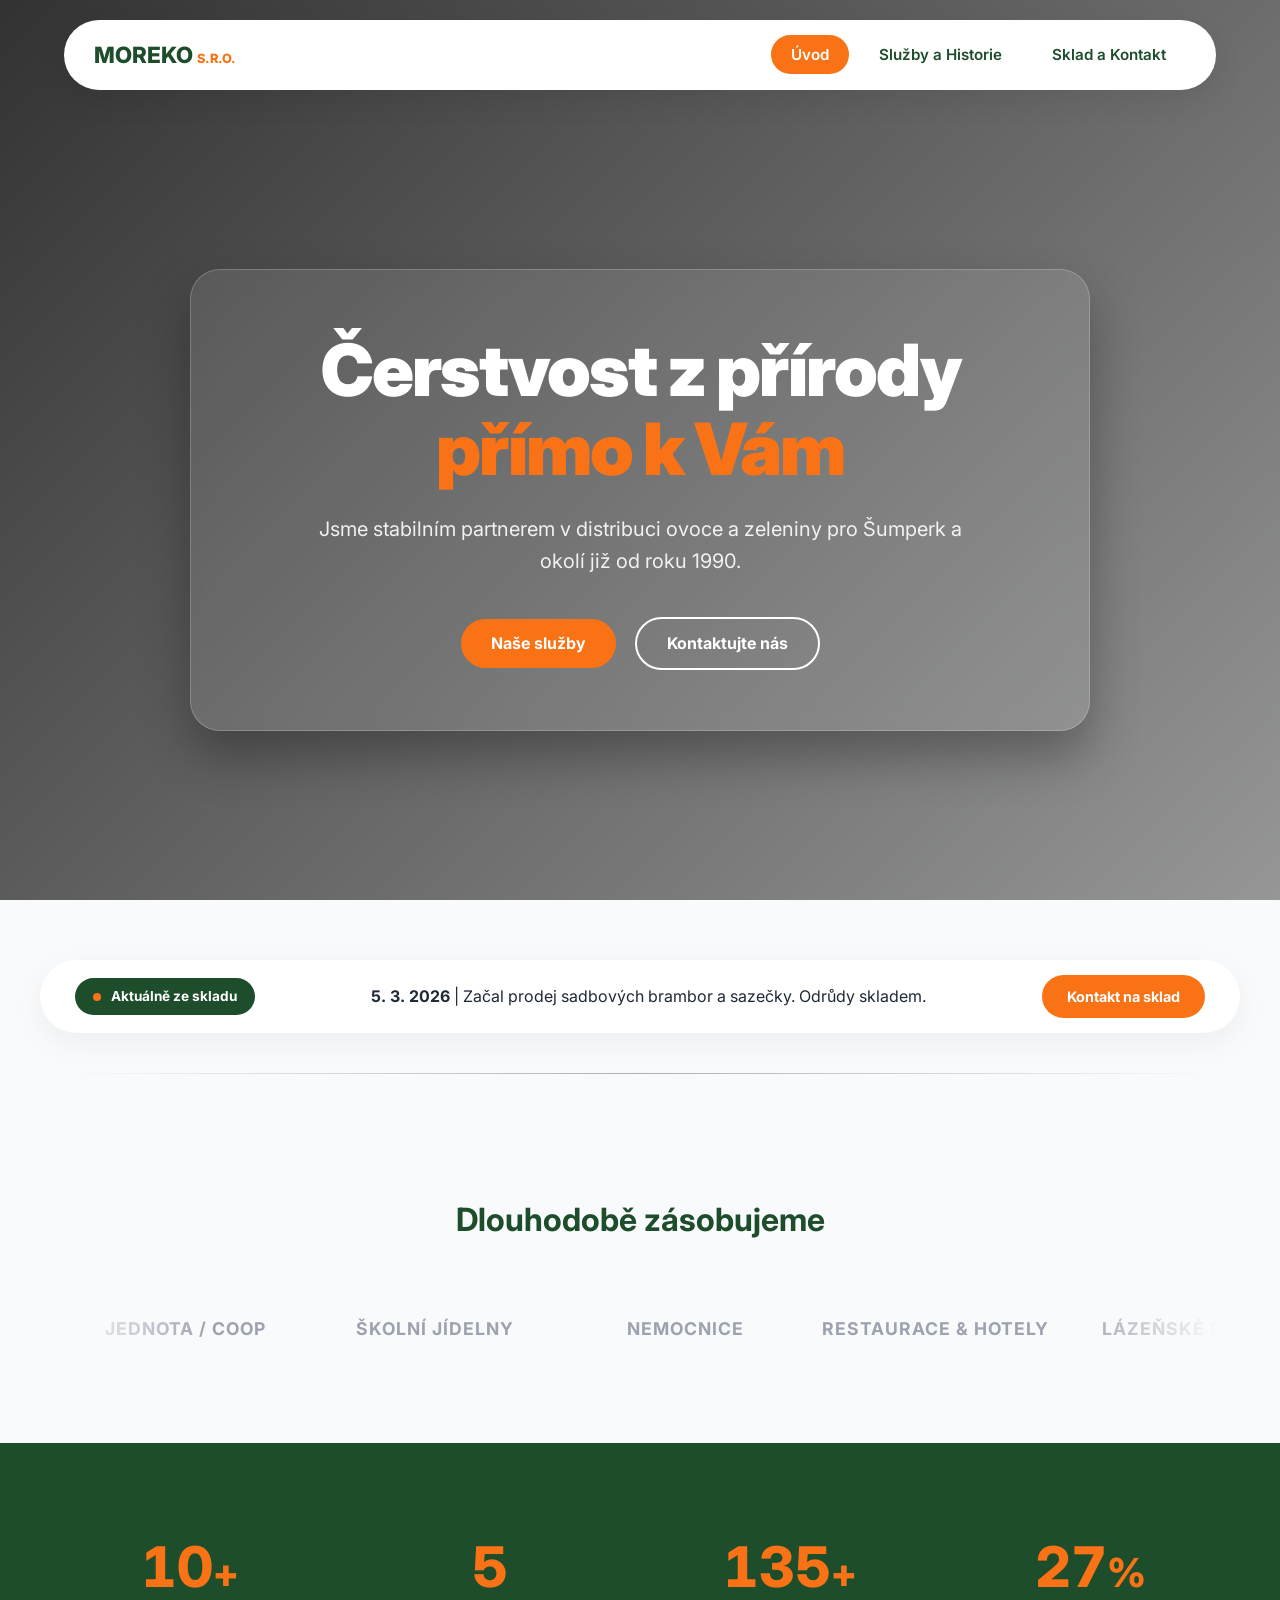
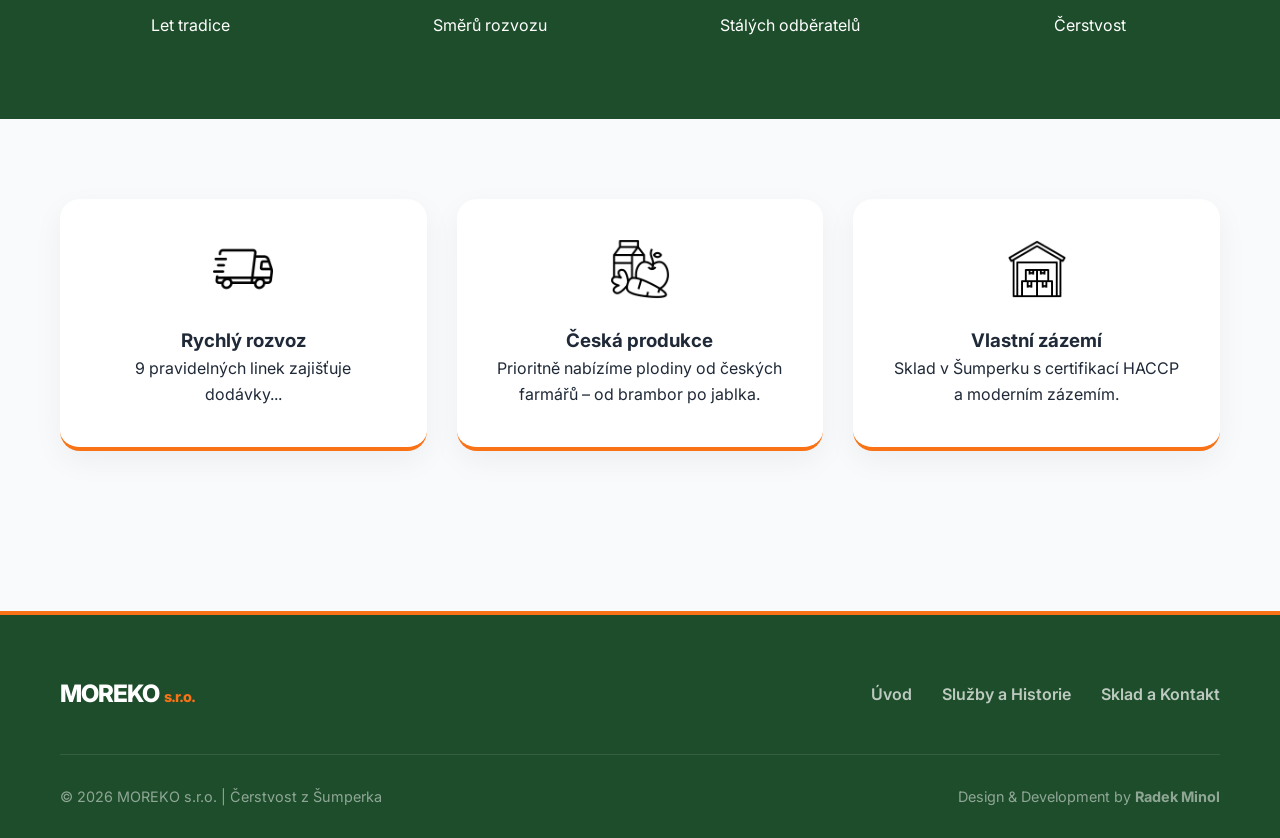
<file: index.html>
<!doctype html>
<html lang="cs">
  <head>
    <meta charset="UTF-8" />
    <meta name="viewport" content="width=device-width, initial-scale=1.0" />
    <title>MOREKO s.r.o. | Velkoobchod ovocem a zeleninou</title>
    <link rel="stylesheet" href="style.css" />
    <link
      href="https://fonts.googleapis.com/css2?family=Inter:wght@300;400;600;700;800&display=swap"
      rel="stylesheet"
    />
  </head>
  <body>
    <nav class="navbar" id="navbar">
      <div class="container nav-flex">
        <div class="logo">MOREKO<span>s.r.o.</span></div>

        <ul class="nav-links" id="nav-links">
          <li><a href="index.html" class="active">Úvod</a></li>
          <li><a href="sluzby.html">Služby a Historie</a></li>
          <li><a href="sklad.html">Sklad a Kontakt</a></li>
        </ul>

        <div class="hamburger" id="hamburger">
          <span></span>
          <span></span>
          <span></span>
        </div>
      </div>
    </nav>

    <section class="hero">
      <div class="hero-content">
        <h1>Čerstvost z přírody <span>přímo k Vám</span></h1>
        <p>
          Jsme stabilním partnerem v distribuci ovoce a zeleniny pro Šumperk a
          okolí již od roku 1990.
        </p>
        <div class="hero-btns">
          <a href="sluzby.html" class="btn btn-primary">Naše služby</a>
          <a href="sklad.html" class="btn btn-secondary">Kontaktujte nás</a>
        </div>
      </div>
    </section>

    <section class="pb-60 reveal">
      <div class="news-banner">
        <div class="news-label">
          <span class="dot"></span> Aktuálně ze skladu
        </div>
        <div class="news-ticker">
          <div class="ticker-item">
            <strong>5. 3. 2026</strong> | Začal prodej sadbových brambor a
            sazečky. Odrůdy skladem.
          </div>
        </div>
        <a
          href="sklad.html"
          class="btn btn-primary"
          style="padding: 10px 25px; font-size: 0.9rem"
          >Kontakt na sklad</a
        >
      </div>
    </section>

    <hr />
    <section class="partners reveal">
      <div class="container">
        <h2 class="center-text">Dlouhodobě zásobujeme</h2>

        <div class="logo-slider">
          <div class="logo-track">
            <div class="partner-item"><span>Jednota / COOP</span></div>
            <div class="partner-item"><span>Školní jídelny</span></div>
            <div class="partner-item"><span>Nemocnice</span></div>
            <div class="partner-item"><span>Restaurace & Hotely</span></div>
            <div class="partner-item"><span>Lázeňské domy</span></div>
            <div class="partner-item"><span>Jednota / COOP</span></div>
            <div class="partner-item"><span>Školní jídelny</span></div>
            <div class="partner-item"><span>Nemocnice</span></div>
            <div class="partner-item"><span>Restaurace & Hotely</span></div>
            <div class="partner-item"><span>Lázeňské domy</span></div>
          </div>
        </div>
      </div>
    </section>

    <section class="stats">
      <div class="container grid-4">
        <div class="stat-item">
          <span class="num" data-target="35">0</span
          ><span class="num-suffix">+</span>
          <p>Let tradice</p>
        </div>
        <div class="stat-item">
          <span class="num" data-target="18">0</span>
          <p>Směrů rozvozu</p>
        </div>
        <div class="stat-item">
          <span class="num" data-target="500">0</span
          ><span class="num-suffix">+</span>
          <p>Stálých odběratelů</p>
        </div>
        <div class="stat-item">
          <span class="num" data-target="100">0</span
          ><span class="num-suffix">%</span>
          <p>Čerstvost</p>
        </div>
      </div>
    </section>

    <section class="features container">
      <div class="grid-3">
        <div class="feature-card reveal">
          <div class="icon">
            <img
              src="images/delivery-truck.png"
              alt="Rozvoz"
              width="60"
              height="60"
            />
          </div>
          <h3>Rychlý rozvoz</h3>
          <p>9 pravidelných linek zajišťuje dodávky...</p>
        </div>
        <div class="feature-card reveal">
          <div class="icon">
            <img
              src="images/healthy-food.png"
              alt="Česká produkce"
              width="60"
              height="60"
            />
          </div>
          <h3>Česká produkce</h3>
          <p>
            Prioritně nabízíme plodiny od českých farmářů – od brambor po
            jablka.
          </p>
        </div>
        <div class="feature-card reveal">
          <div class="icon">
            <img
              src="images/warehouse.png"
              alt="Vlastní zázemí"
              width="60"
              height="60"
            />
          </div>
          <h3>Vlastní zázemí</h3>
          <p>Sklad v Šumperku s certifikací HACCP a moderním zázemím.</p>
        </div>
      </div>
    </section>
    <footer class="main-footer">
      <div class="container">
        <div class="footer-content">
          <div class="footer-logo">MOREKO<span>s.r.o.</span></div>
          <nav class="footer-nav">
            <a href="index.html">Úvod</a>
            <a href="sluzby.html">Služby a Historie</a>
            <a href="sklad.html">Sklad a Kontakt</a>
          </nav>
        </div>

        <div class="footer-divider"></div>

        <div class="footer-bottom">
          <p>© 2026 MOREKO s.r.o. | Čerstvost z Šumperka</p>
          <div class="footer-credit">
            Design & Development by <strong>Radek Minol</strong>
          </div>
        </div>
      </div>
    </footer>

    <script src="script.js"></script>
  </body>
</html>

<!-- Copyright 2026 - Radek Minol - Vytvořeno pro MOREKO s.r.o. jako autorský návrh */
/* Neautorizované kopírování tohoto kódu je porušením autorských práv. -->
</file>
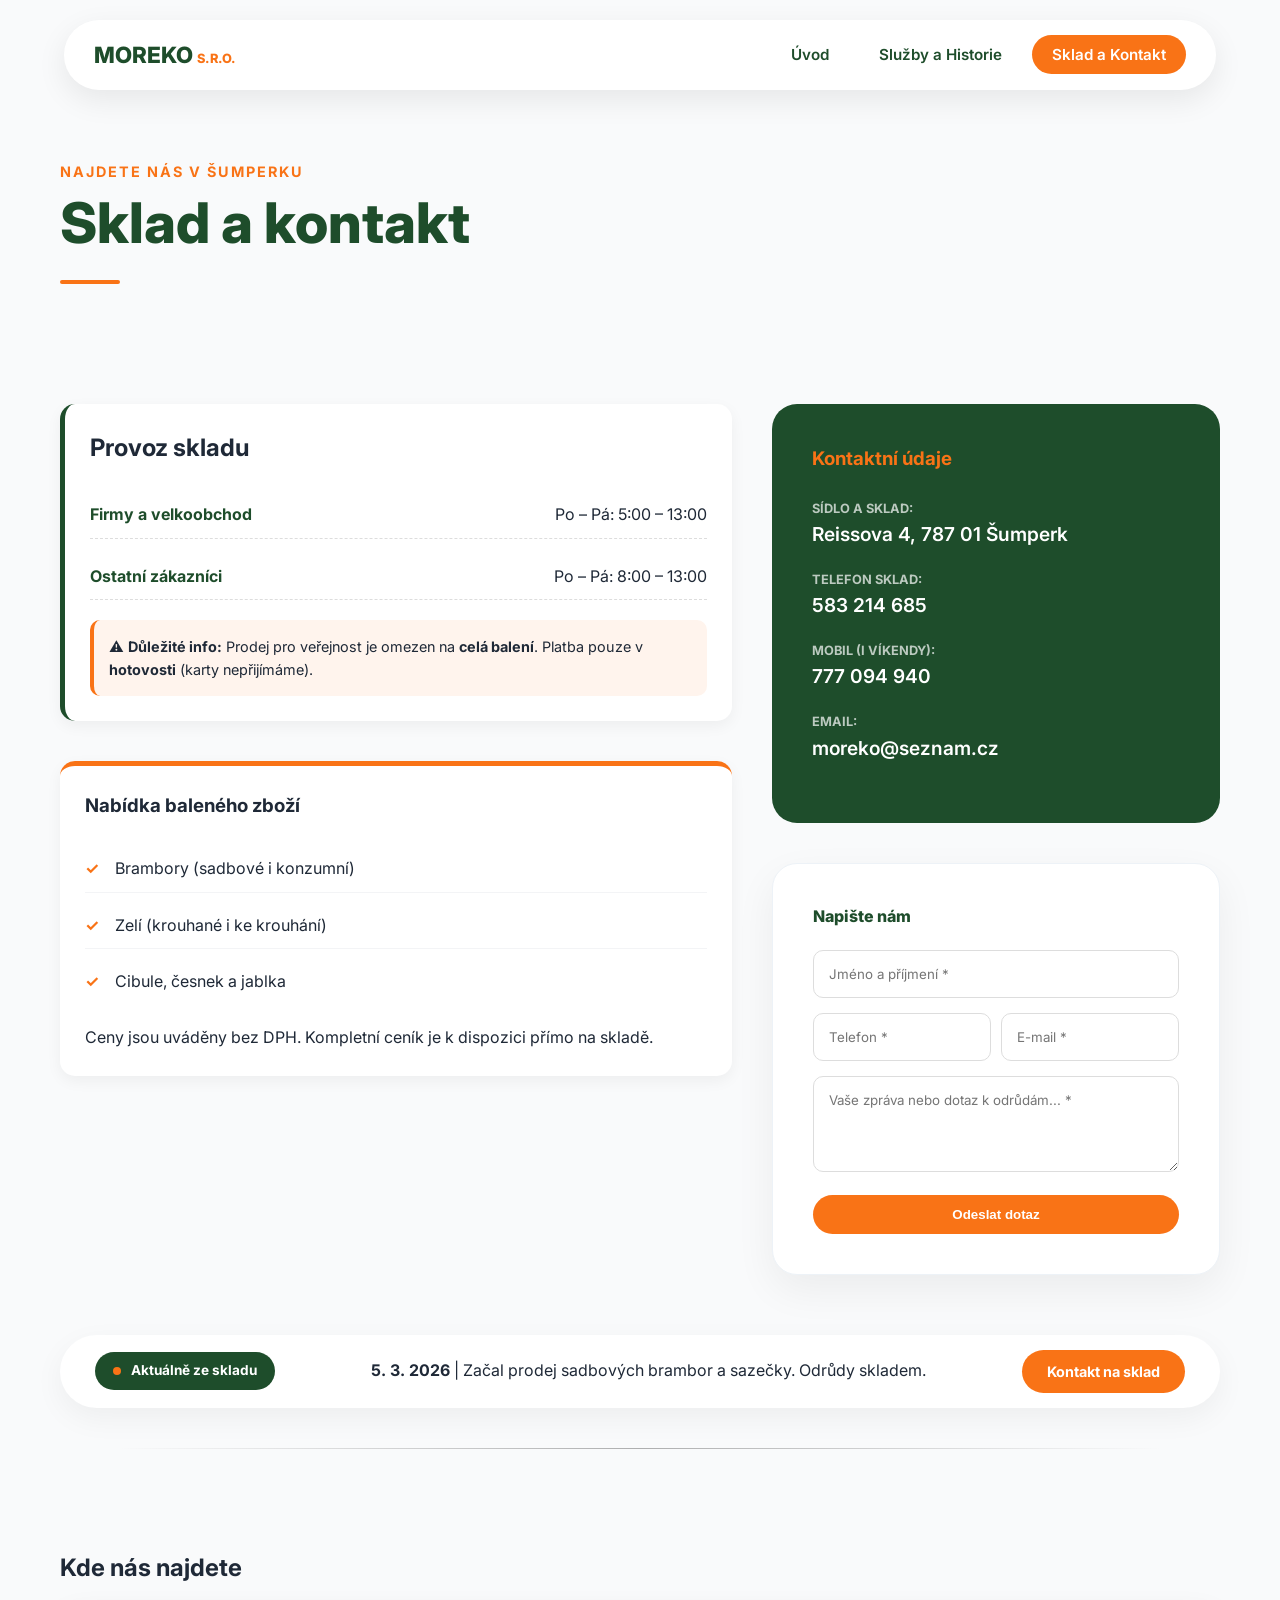
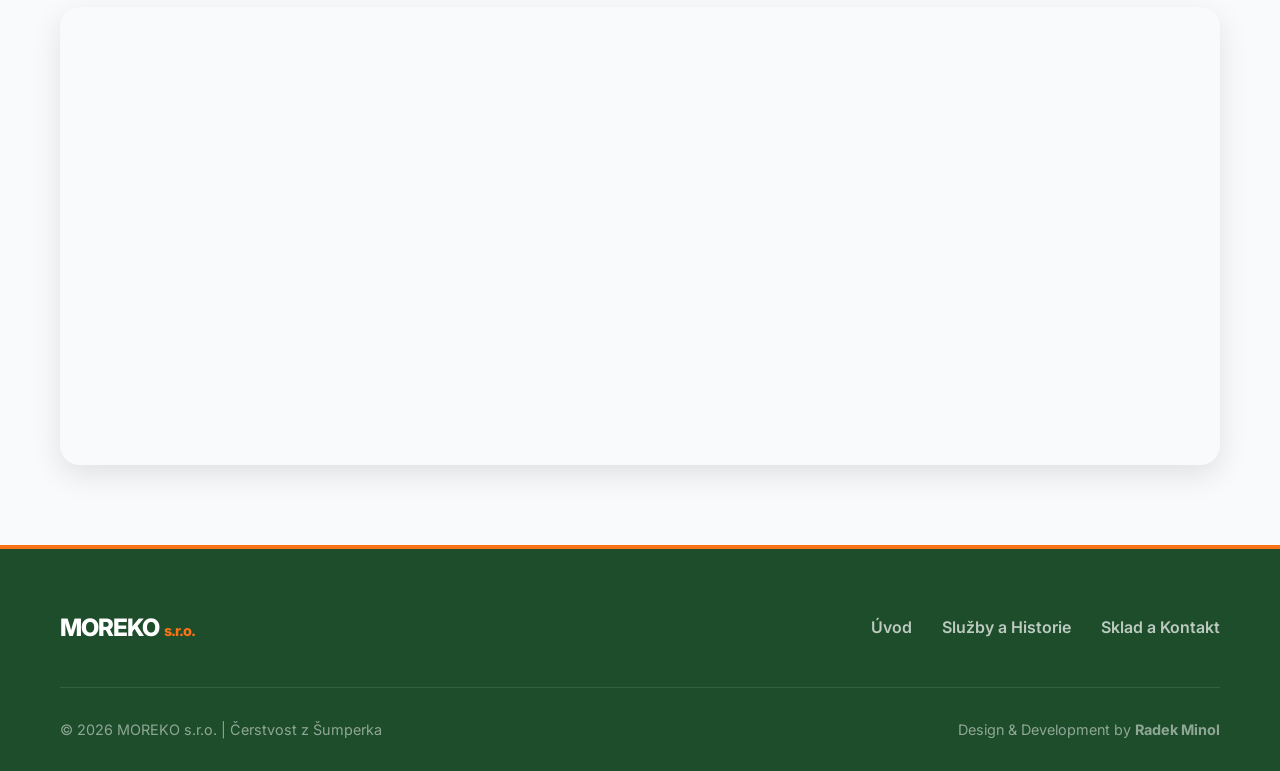
<file: sklad.html>
<!doctype html>
<html lang="cs">
  <head>
    <meta charset="UTF-8" />
    <meta name="viewport" content="width=device-width, initial-scale=1.0" />
    <title>Sklad a Kontakt | MOREKO s.r.o.</title>
    <link rel="stylesheet" href="style.css" />
    <link
      href="https://fonts.googleapis.com/css2?family=Inter:wght@400;600;700;800&display=swap"
      rel="stylesheet"
    />
  </head>
  <body>
    <nav class="navbar" id="navbar">
      <div class="container nav-flex">
        <div class="logo">MOREKO<span>s.r.o.</span></div>

        <ul class="nav-links" id="nav-links">
          <li><a href="index.html">Úvod</a></li>
          <li><a href="sluzby.html">Služby a Historie</a></li>
          <li><a href="sklad.html" class="active">Sklad a Kontakt</a></li>
        </ul>

        <div class="hamburger" id="hamburger">
          <span></span>
          <span></span>
          <span></span>
        </div>
      </div>
    </nav>

    <header class="clean-header">
      <div class="container">
        <span class="sub-title">Najdete nás v Šumperku</span>
        <h1>Sklad a kontakt</h1>
        <div class="header-line"></div>
      </div>
    </header>

    <main class="container py-60">
      <div class="grid-2">
        <div class="reveal">
          <section class="info-box mb-40">
            <h2 class="mb-20">Provoz skladu</h2>
            <div class="hours-grid">
              <div class="hours-item">
                <strong>Firmy a velkoobchod</strong>
                <span>Po – Pá: 5:00 – 13:00</span>
              </div>
              <div class="hours-item">
                <strong>Ostatní zákazníci</strong>
                <span>Po – Pá: 8:00 – 13:00</span>
              </div>
            </div>
            <div class="notice mt-20">
              <p>
                ⚠️ <strong>Důležité info:</strong> Prodej pro veřejnost je
                omezen na <strong>celá balení</strong>. Platba pouze v
                <strong>hotovosti</strong> (karty nepřijímáme).
              </p>
            </div>
          </section>

          <section class="info-box shadow-accent">
            <h3 class="mb-20">Nabídka baleného zboží</h3>
            <ul class="custom-list">
              <li>Brambory (sadbové i konzumní)</li>
              <li>Zelí (krouhané i ke krouhání)</li>
              <li>Cibule, česnek a jablka</li>
            </ul>
            <p class="text-small mt-20">
              Ceny jsou uváděny bez DPH. Kompletní ceník je k dispozici přímo na
              skladě.
            </p>
          </section>
        </div>

        <div class="reveal">
          <div class="contact-card">
            <h3>Kontaktní údaje</h3>
            <div class="contact-item">
              <strong>Sídlo a sklad:</strong>
              <p>Reissova 4, 787 01 Šumperk</p>
            </div>
            <div class="contact-item">
              <strong>Telefon sklad:</strong>
              <a href="tel:+420583214685">583 214 685</a>
            </div>
            <div class="contact-item">
              <strong>Mobil (i víkendy):</strong>
              <a href="tel:+420777094940">777 094 940</a>
            </div>
            <div class="contact-item">
              <strong>Email:</strong>
              <a href="mailto:moreko@seznam.cz">moreko@seznam.cz</a>
            </div>
          </div>

          <div class="form-container mt-40">
            <h4>Napište nám</h4>
            <form action="#">
              <input type="text" placeholder="Jméno a příjmení *" required />
              <div
                class="grid-2"
                style="gap: 10px; grid-template-columns: 1fr 1fr"
              >
                <input type="tel" placeholder="Telefon *" required />
                <input type="email" placeholder="E-mail *" required />
              </div>
              <textarea
                placeholder="Vaše zpráva nebo dotaz k odrůdám... *"
                rows="4"
                required
              ></textarea>
              <button type="submit" class="btn btn-primary w-100">
                Odeslat dotaz
              </button>
            </form>
          </div>
        </div>
      </div>

      <section class="pb-60 reveal">
        <div class="news-banner">
          <div class="news-label">
            <span class="dot"></span> Aktuálně ze skladu
          </div>
          <div class="news-ticker">
            <div class="ticker-item">
              <strong>5. 3. 2026</strong> | Začal prodej sadbových brambor a
              sazečky. Odrůdy skladem.
            </div>
          </div>
          <a
            href="sklad.html"
            class="btn btn-primary"
            style="padding: 10px 25px; font-size: 0.9rem"
            >Kontakt na sklad</a
          >
        </div>
      </section>

      <hr/>


      </section>
      <section class="py-60 reveal">
        <h2 class="mb-20">Kde nás najdete</h2>
        <div class="map-wrapper">
          <iframe
            src="https://www.google.com/maps/embed?pb=!1m18!1m12!1m3!1d2551.488667530511!2d16.983713676883!3d50.96101195107086!2m3!1f0!2f0!3f0!3m2!1i1024!2i768!4f13.1!3m3!1m2!1s0x4711f594539655f5%3A0x6336e8df81f7f02b!2sReissova%204%2C%20787%2001%20%C5%A0umperk!5e0!3m2!1scs!2scz!4v1709800000000!5m2!1scs!2scz"
            width="100%"
            height="450"
            style="border: 0; border-radius: 20px"
            allowfullscreen=""
            loading="lazy"
          ></iframe>
        </div>
      </section>
    </main>

    <footer class="main-footer">
      <div class="container">
        <div class="footer-content">
          <div class="footer-logo">MOREKO<span>s.r.o.</span></div>
          <nav class="footer-nav">
            <a href="index.html">Úvod</a>
            <a href="sluzby.html">Služby a Historie</a>
            <a href="sklad.html">Sklad a Kontakt</a>
          </nav>
        </div>

        <div class="footer-divider"></div>

        <div class="footer-bottom">
          <p>© 2026 MOREKO s.r.o. | Čerstvost z Šumperka</p>
          <div class="footer-credit">Design & Development by <strong>Radek Minol</strong></div>
        </div>
      </div>
    </footer>

    <script src="script.js"></script>
  </body>
</html>

<!-- Copyright 2026 - Radek Minol - Vytvořeno pro MOREKO s.r.o. jako autorský návrh */
/* Neautorizované kopírování tohoto kódu je porušením autorských práv. -->
</file>
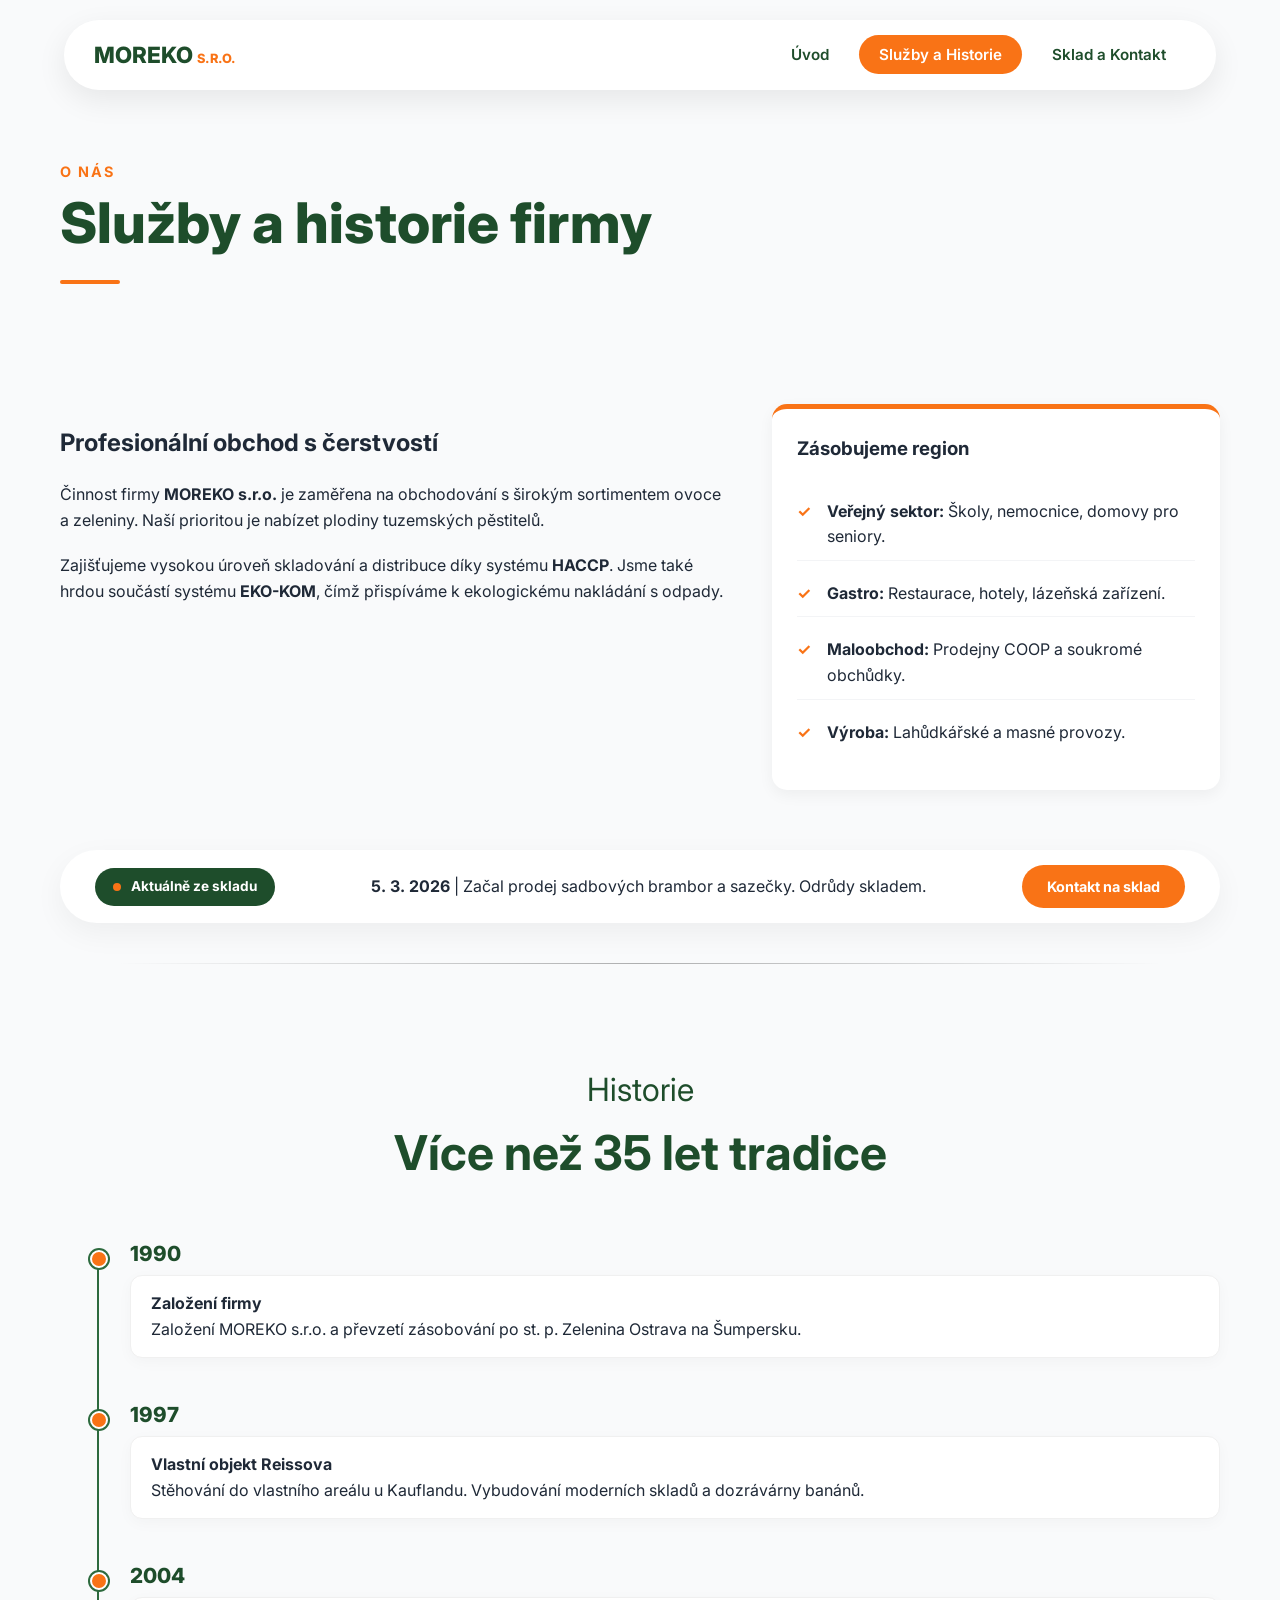
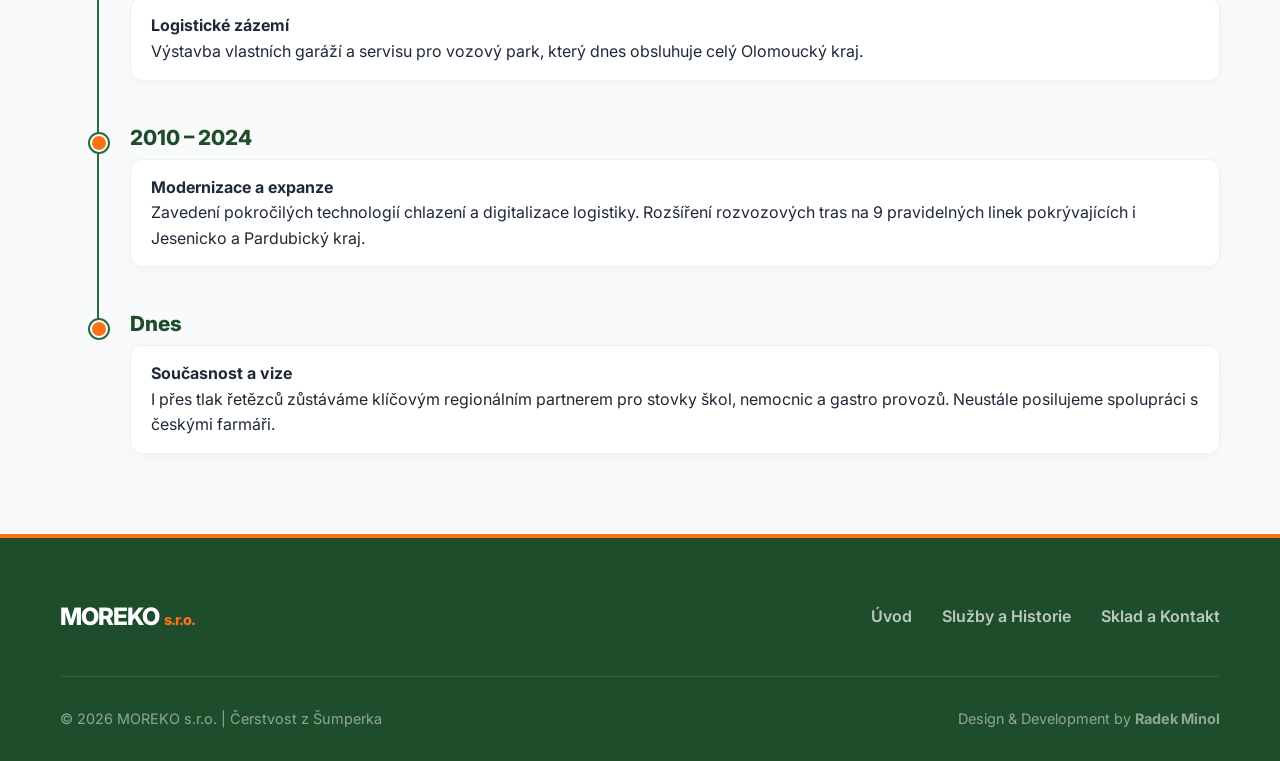
<file: sluzby.html>
<!doctype html>
<html lang="cs">
  <head>
    <meta charset="UTF-8" />
    <meta name="viewport" content="width=device-width, initial-scale=1.0" />
    <title>Služby a Historie | MOREKO s.r.o.</title>
    <link rel="stylesheet" href="style.css" />
    <link
      href="https://fonts.googleapis.com/css2?family=Inter:wght@400;600;700;800&display=swap"
      rel="stylesheet"
    />
  </head>
  <body>
    <nav class="navbar" id="navbar">
      <div class="container nav-flex">
        <div class="logo">MOREKO<span>s.r.o.</span></div>

        <ul class="nav-links" id="nav-links">
          <li><a href="index.html">Úvod</a></li>
          <li><a href="sluzby.html" class="active">Služby a Historie</a></li>
          <li><a href="sklad.html">Sklad a Kontakt</a></li>
        </ul>

        <div class="hamburger" id="hamburger">
          <span></span>
          <span></span>
          <span></span>
        </div>
      </div>
    </nav>

    <header class="clean-header">
      <div class="container">
        <span class="sub-title">O nás</span>
        <h1>Služby a historie firmy</h1>
        <div class="header-line"></div>
      </div>
    </header>

    <main class="container">
      <section class="py-60 reveal">
        <div class="grid-2">
          <div class="content-text">
            <h2 class="mt-20">Profesionální obchod s čerstvostí</h2>
            <p class="mt-20">
              Činnost firmy <strong>MOREKO s.r.o.</strong> je zaměřena na
              obchodování s širokým sortimentem ovoce a zeleniny. Naší prioritou
              je nabízet plodiny tuzemských pěstitelů.
            </p>
            <p class="mt-20">
              Zajišťujeme vysokou úroveň skladování a distribuce díky systému
              <strong>HACCP</strong>. Jsme také hrdou součástí systému
              <strong>EKO-KOM</strong>, čímž přispíváme k ekologickému nakládání
              s odpady.
            </p>
          </div>

          <div class="info-box shadow-accent">
            <h3 class="mb-20">Zásobujeme region</h3>
            <ul class="custom-list">
              <li>
                <strong>Veřejný sektor:</strong> Školy, nemocnice, domovy pro
                seniory.
              </li>
              <li>
                <strong>Gastro:</strong> Restaurace, hotely, lázeňská zařízení.
              </li>
              <li>
                <strong>Maloobchod:</strong> Prodejny COOP a soukromé obchůdky.
              </li>
              <li><strong>Výroba:</strong> Lahůdkářské a masné provozy.</li>
            </ul>
          </div>
        </div>
      </section>

      <section class="pb-60 reveal">
        <div class="news-banner">
          <div class="news-label">
            <span class="dot"></span> Aktuálně ze skladu
          </div>
          <div class="news-ticker">
            <div class="ticker-item">
              <strong>5. 3. 2026</strong> | Začal prodej sadbových brambor a
              sazečky. Odrůdy skladem.
            </div>
          </div>
          <a
            href="sklad.html"
            class="btn btn-primary"
            style="padding: 10px 25px; font-size: 0.9rem"
            >Kontakt na sklad</a
          >
        </div>
      </section>

      <hr />

      <section class="py-60 reveal">
        <div class="center-text">
          <span class="badge">Historie</span>
          <h2>Více než 35 let tradice</h2>
        </div>

        <div class="timeline mt-40">
          <div class="timeline-item reveal">
            <div class="year">1990</div>
            <div class="content">
              <h4>Založení firmy</h4>
              <p>
                Založení MOREKO s.r.o. a převzetí zásobování po st. p. Zelenina
                Ostrava na Šumpersku.
              </p>
            </div>
          </div>
          <div class="timeline-item reveal">
            <div class="year">1997</div>
            <div class="content">
              <h4>Vlastní objekt Reissova</h4>
              <p>
                Stěhování do vlastního areálu u Kauflandu. Vybudování moderních
                skladů a dozrávárny banánů.
              </p>
            </div>
          </div>
          <div class="timeline-item reveal">
            <div class="year">2004</div>
            <div class="content">
              <h4>Logistické zázemí</h4>
              <p>
                Výstavba vlastních garáží a servisu pro vozový park, který dnes
                obsluhuje celý Olomoucký kraj.
              </p>
            </div>
          </div>
          <div class="timeline-item reveal">
            <div class="year">2010 – 2024</div>
            <div class="content">
              <h4>Modernizace a expanze</h4>
              <p>
                Zavedení pokročilých technologií chlazení a digitalizace
                logistiky. Rozšíření rozvozových tras na 9 pravidelných linek
                pokrývajících i Jesenicko a Pardubický kraj.
              </p>
            </div>
          </div>
          <div class="timeline-item reveal">
            <div class="year">Dnes</div>
            <div class="content">
              <h4>Současnost a vize</h4>
              <p>
                I přes tlak řetězců zůstáváme klíčovým regionálním partnerem pro
                stovky škol, nemocnic a gastro provozů. Neustále posilujeme
                spolupráci s českými farmáři.
              </p>
            </div>
          </div>
        </div>
      </section>
    </main>

    <footer class="main-footer">
      <div class="container">
        <div class="footer-content">
          <div class="footer-logo">MOREKO<span>s.r.o.</span></div>
          <nav class="footer-nav">
            <a href="index.html">Úvod</a>
            <a href="sluzby.html">Služby a Historie</a>
            <a href="sklad.html">Sklad a Kontakt</a>
          </nav>
        </div>

        <div class="footer-divider"></div>

        <div class="footer-bottom">
          <p>© 2026 MOREKO s.r.o. | Čerstvost z Šumperka</p>
          <div class="footer-credit">
            Design & Development by <strong>Radek Minol</strong>
          </div>
        </div>
      </div>
    </footer>

    <script src="script.js"></script>
  </body>
</html>

<!-- Copyright 2026 - Radek Minol - Vytvořeno pro MOREKO s.r.o. jako autorský návrh */
/* Neautorizované kopírování tohoto kódu je porušením autorských práv. -->
</file>
<file: style.css>
:root {
  --primary: #1e4d2b;
  --primary-light: #2d6a3e;
  --accent: #f97316;
  --text-dark: #1f2937;
  --bg-light: #f9fafb;
  --white: #ffffff;
  --transition: all 0.4s ease;
}

* {
  margin: 0;
  padding: 0;
  box-sizing: border-box;
}

body {
  font-family: "Inter", sans-serif;
  color: var(--text-dark);
  background-color: var(--bg-light);
  line-height: 1.6;
  overflow-x: hidden;
}

.container {
  max-width: 1200px;
  margin: 0 auto;
  padding: 0 20px;
  width: 100%; /* Musí být 100%, aby max-width mohl fungovat */
}
/* --- MODERNÍ PLOVOUCÍ NAVBAR --- */
.navbar {
  position: fixed;
  top: 0; /* Fixní bod je nahoře */
  left: 50%;
  transform: translateX(-50%);
  z-index: 1000;

  /* Startovní stav - Kapsle */
  width: 90%;
  max-width: 1200px;
  height: 70px; /* Výška bílé plochy */
  margin-top: 20px; /* Tahle mezera se při animaci plynule smrskne */

  background: #ffffff;
  border-radius: 100px;
  display: flex;
  align-items: center;
  box-shadow: 0 10px 30px rgba(0, 0, 0, 0.08);

  /* Plynulá animace všech vlastností najednou */
  transition: all 0.5s cubic-bezier(0.4, 0, 0.2, 1);
}

/* STAV PŘI SCROLLU */
.navbar.sticky-nav {
  margin-top: 0; /* Plynule "přicucne" navbar k horní hraně */
  width: 98%; /* Roztáhne se skoro přes celé (vypadá to líp než 100%) */
  max-width: 100%; /* Povolí roztažení i na velkých monitorech */
  border-radius: 0 0 20px 20px; /* Ztratí kulatost nahoře, dole zůstane jemná */
  height: 75px; /* Trošku ho zvětšíme, aby to vypadalo stabilně */
  background: rgba(255, 255, 255, 0.98);
}
/* Úprava kontejneru uvnitř navu */
.nav-flex {
  width: 100%;
  padding: 0 30px;
  display: flex;
  justify-content: space-between;
  align-items: center;
}

/* Logo v navbaru */
.logo {
  font-size: 1.4rem;
  font-weight: 800;
  color: var(--primary);
}
.logo span {
  color: var(--accent);
  font-size: 0.8rem;
  margin-left: 4px;
  text-transform: uppercase;
}

/* Odkazy */
.nav-links {
  display: flex;
  gap: 10px;
  list-style: none;
}

.nav-links a {
  text-decoration: none;
  color: var(--primary);
  font-weight: 600;
  padding: 10px 20px;
  border-radius: 50px;
  transition: 0.3s;
  font-size: 0.95rem;
}

.nav-links a:hover {
  background: rgba(249, 115, 22, 0.1); /* Jemný oranžový nádech při hoveru */
  color: var(--accent);
}

/* Aktivní stránka */
.nav-links a.active {
  background: var(--accent);
  color: white;
}

/* --- MODERNIZOVANÉ HERO --- */
.hero {
  /* Změna z marginu na padding pro prostor pod plovoucím navbarem */
  padding-top: 100px;
  min-height: 100vh; /* Změna na min-height pro lepší zobrazení na mobilech */
  width: 100%;

  /* Ponecháváme tvůj vizuál s černým gradientem */
  background:
    linear-gradient(135deg, rgba(0, 0, 0, 0.8) 0%, rgba(0, 0, 0, 0.4) 100%),
    url("https://images.unsplash.com/photo-1610348725531-843dff563e2c?auto=format&fit=crop&w=1920&q=80");

  background-size: cover;
  background-position: center;
  background-attachment: fixed; /* Parallax efekt */

  display: flex;
  justify-content: center;
  align-items: center;
  text-align: center;
  color: var(--white);

  /* Box-sizing zajistí, že padding nezvětší šířku přes 100% */
  box-sizing: border-box;
  padding-left: 20px;
  padding-right: 20px;
}

.hero-content {
  background: rgba(255, 255, 255, 0.1); /* Průhledné bílé pozadí */
  backdrop-filter: blur(10px); /* Rozmazání pozadí za textem (glass efekt) */
  padding: 60px 40px;
  border-radius: 30px;
  border: 1px solid rgba(255, 255, 255, 0.2);
  max-width: 900px;
  box-shadow: 0 25px 50px rgba(0, 0, 0, 0.3);
}

.hero h1 {
  font-size: clamp(2.5rem, 8vw, 4.5rem);
  font-weight: 900;
  line-height: 1.1;
  margin-bottom: 25px;
  letter-spacing: -2px;
}

/* Zvýraznění slova v nadpisu */
.hero h1 span {
  color: var(--accent);
  display: inline-block;
}

.hero p {
  font-size: 1.25rem;
  margin-bottom: 40px;
  opacity: 0.9;
  max-width: 650px;
  margin-left: auto;
  margin-right: auto;
}

/* Animace pro Hero - jemné vplutí */
.hero-content {
  animation: heroFadeIn 1.2s ease-out;
}

@keyframes heroFadeIn {
  from {
    opacity: 0;
    transform: translateY(30px);
  }
  to {
    opacity: 1;
    transform: translateY(0);
  }
}
/* Buttons */
.btn {
  padding: 12px 30px;
  border-radius: 50px;
  text-decoration: none;
  font-weight: 700;
  transition: var(--transition);
  display: inline-block;
}
.btn-primary {
  background: var(--accent);
  color: var(--white);
}
.btn-primary:hover {
  background: #ea580c;
  transform: scale(1.05);
}
.btn-secondary {
  background: transparent;
  color: var(--white);
  border: 2px solid var(--white);
  margin-left: 15px;
}
.btn-secondary:hover {
  background: var(--white);
  color: var(--primary);
}

/* Grid & Cards */
.grid-3 {
  display: grid;
  grid-template-columns: repeat(3, 1fr); /* Natvrdo 3 sloupce na PC */
  gap: 30px;
  padding: 80px 0;
}
.feature-card {
  background: var(--white);
  padding: 40px;
  border-radius: 20px;
  text-align: center;
  box-shadow: 0 10px 30px rgba(0, 0, 0, 0.05);
  transition: var(--transition);
  border-bottom: 4px solid var(--accent); /* Přidá oranžovou linku navrch */
  position: relative;
  overflow: hidden;
}
.feature-card:hover {
  transform: translateY(-10px);
}
.feature-card .icon img {
  filter: sepia(100%) hue-rotate(90deg) saturate(150%); /* Pokud jsou černé, tohle je obarví do zelena */
  /* Nebo je stáhni přímo v barvě #1e4d2b */
  margin-bottom: 20px;
  transition: var(--transition);
}

.feature-card:hover .icon img {
  transform: scale(1.1); /* Jemné zvětšení při najetí */
}

/* Stats Counter */
.stats {
  background: var(--primary);
  color: white;
  padding: 80px 0;
  text-align: center;
}
.grid-4 {
  display: grid;
  grid-template-columns: repeat(4, 1fr); /* Natvrdo 4 sloupce na PC */
  gap: 40px;
}
.stat-item {
  font-variant-numeric: tabular-nums;
}
.num {
  font-size: 3.5rem;
  font-weight: 800;
  color: var(--accent);
  display: inline-block;
}
.num-suffix {
  font-size: 2.5rem;
  font-weight: 800;
  color: var(--accent);
}

/* Bento Grid */
.bento-grid {
  display: grid;
  grid-template-columns: 2fr 1fr; /* Původní poměr stran */
  gap: 20px;
  padding: 80px 0;
}
.bento-item {
  padding: 40px;
  border-radius: 25px;
  color: white;
}
.bento-main {
  grid-row: span 2;
  background: #2d3436;
}
.bg-green {
  background: var(--primary-light);
}
.bg-orange {
  background: var(--accent);
}

/* Reveal Animation */
.reveal {
  opacity: 0;
  transform: translateY(30px);
  transition: all 0.8s ease-out;
}
.reveal.active {
  opacity: 1;
  transform: translateY(0);
}

/* Footer */
.main-footer {
  background: var(--primary); /* Tmavě zelená jako základ */
  color: var(--white);
  padding: 60px 0 30px;
  margin-top: 80px; /* Aby byl footer dál od obsahu */
  border-top: 4px solid var(--accent); /* Oranžová linka nahoře pro propojení */
}

.footer-content {
  display: flex;
  justify-content: space-between;
  align-items: center;
  margin-bottom: 40px;
}

.footer-logo {
  font-size: 1.5rem;
  font-weight: 800;
  letter-spacing: -1px;
}

.footer-logo span {
  color: var(--accent);
  font-size: 0.9rem;
  margin-left: 5px;
}

.footer-nav {
  display: flex;
  gap: 30px;
}

.footer-nav a {
  color: var(--white);
  text-decoration: none;
  opacity: 0.7;
  transition: 0.3s;
  font-weight: 600;
}

.footer-nav a:hover {
  opacity: 1;
  color: var(--accent);
}

.footer-divider {
  width: 100%;
  height: 1px;
  background: rgba(255, 255, 255, 0.1);
  margin-bottom: 30px;
}

.footer-bottom {
  display: flex;
  justify-content: space-between;
  align-items: center;
  font-size: 0.9rem;
  opacity: 0.5;
}

/* Styling spoluprací */
.partners {
  padding: 80px 0;
  background: transparent; /* Tady to bylo #f9fafb */
  overflow: hidden;
}

.center-text {
  text-align: center;
  margin-bottom: 50px;
  font-size: 2rem;
  color: var(--primary);
}

.logo-slider {
  position: relative;
  width: 100%;
  overflow: hidden;
  padding: 20px 0;
  background: transparent; /* Jistota */
  box-shadow: none; /* Jistota, že tam není stín */
}

.logo-track {
  display: flex;
  width: calc(250px * 10); /* Šířka položky * počet položek */
  animation: scrollSlider 30s linear infinite;
}

.partner-item {
  width: 250px;
  display: flex;
  justify-content: center;
  align-items: center;
  padding: 0 20px;
}

.partner-item span {
  font-weight: 700;
  font-size: 1.1rem;
  color: #9ca3af; /* Jemná šedá */
  text-transform: uppercase;
  letter-spacing: 1px;
  transition: var(--transition);
  white-space: nowrap;
}

.partner-item span:hover {
  color: var(--accent);
  transform: scale(1.1);
}

/* Animace nekonečného pohybu */
@keyframes scrollSlider {
  0% {
    transform: translateX(0);
  }
  100% {
    transform: translateX(calc(-250px * 5));
  } /* Polovina počtu položek */
}

/* Přechodové stíny na okrajích slideru (vypadá to pak lépe do ztracena) */
.logo-slider::before,
.logo-slider::after {
  content: "";
  height: 100%;
  position: absolute;
  width: 150px;
  z-index: 2;
}

.logo-slider::before {
  left: 0;
  top: 0;
  background: linear-gradient(
    to right,
    #f9fafb 0%,
    rgba(255, 255, 255, 0) 100%
  );
}

.logo-slider::after {
  right: 0;
  top: 0;
  background: linear-gradient(to left, #f9fafb 0%, rgba(255, 255, 255, 0) 100%);
}

/* --- DOPLNĚK PRO SLUŽBY A HISTORII --- */

/* 1. Stylování Novinek (ten box vpravo) */
.news-card {
  background: #fff;
  border-radius: 15px;
  box-shadow: 0 10px 30px rgba(0, 0, 0, 0.08);
  overflow: hidden;
  border: 1px solid #eee;
}
.news-header {
  background: var(--accent);
  color: white;
  padding: 15px 25px;
  font-weight: 800;
  text-transform: uppercase;
  font-size: 0.9rem;
  text-align: center;
}
.news-body {
  padding: 25px;
}
.news-item small {
  color: var(--primary);
  font-weight: 700;
  display: block;
  margin-bottom: 5px;
}
.news-item h4 {
  margin-bottom: 5px;
  color: var(--text-dark);
}
.news-item p {
  font-size: 0.9rem;
  color: #555;
  line-height: 1.4;
}

/* --- ČASOVÁ OSA - DOKONALÉ SPOJENÍ --- */
.timeline {
  position: relative;
  margin: 50px 0 50px 30px;
}

.timeline-item {
  position: relative;
  padding-left: 40px;
  margin-bottom: 45px;
}

/* Čára: Propojuje puntíky bez mezer */
.timeline-item::after {
  content: "";
  position: absolute;
  left: 7px; /* Přesný střed puntíku */
  top: 15px; /* Začíná ve středu aktuálního puntíku */
  height: calc(100% + 45px); /* Protáhne se až do středu dalšího puntíku */
  width: 2px;
  background: var(--primary-light);
  z-index: 1;
}

/* U posledního bodu čáru úplně zrušíme */
.timeline-item:last-child::after {
  display: none;
}

/* Puntíky */
.timeline-item::before {
  content: "";
  position: absolute;
  left: 0;
  top: 8px; /* Vycentrování k textu roku */
  width: 14px;
  height: 14px;
  background: var(--accent);
  border: 2px solid var(--white);
  border-radius: 50%;
  z-index: 2; /* Puntík musí krýt čáru */
  box-shadow: 0 0 0 2px var(--primary-light);
}

.timeline-item .year {
  font-weight: 800;
  color: var(--primary);
  font-size: 1.3rem;
  line-height: 1.2;
  display: block;
  margin-bottom: 8px;
}

.timeline-item .content {
  background: var(--white);
  padding: 15px 20px;
  border-radius: 12px;
  box-shadow: 0 4px 15px rgba(0, 0, 0, 0.03);
  border: 1px solid #f0f0f0;
}

/* Základní stav - položka je neviditelná a posunutá dolů */
.timeline-item.reveal {
  opacity: 0;
  transform: translateY(30px);
  transition: all 0.6s ease-out;
}

/* Stav po aktivaci (skriptem) */
.timeline-item.reveal.active {
  opacity: 1;
  transform: translateY(0);
}

/* Postupné zpoždění pro jednotlivé položky */
.timeline-item:nth-child(1) {
  transition-delay: 0.05s;
}
.timeline-item:nth-child(2) {
  transition-delay: 0.15s;
}
.timeline-item:nth-child(3) {
  transition-delay: 0.25s;
}
.timeline-item:nth-child(4) {
  transition-delay: 0.35s;
}
.timeline-item:nth-child(5) {
  transition-delay: 0.45s;
}
/* Pokud máš víc položek, můžeš přidat další nebo použít univerzálnější krok */
/* 3. Pomocné třídy pro rozvržení */
.py-60 {
  padding-top: 60px;
}
.mt-20 {
  margin-top: 20px;
}
.mt-40 {
  margin-top: 40px;
}

.info-box {
  background: #fff;
  padding: 25px;
  border-radius: 15px;
  border-left: 5px solid var(--primary);
  box-shadow: 0 5px 15px rgba(0, 0, 0, 0.05);
}

.custom-list {
  list-style: none;
  margin-top: 15px;
}
.custom-list li {
  position: relative;
  padding-left: 25px;
  margin-bottom: 10px;
}
.custom-list li::before {
  content: "✓";
  position: absolute;
  left: 0;
  color: var(--accent);
  font-weight: bold;
}

.grid-2 {
  display: grid;
  grid-template-columns: 1.2fr 0.8fr; /* Levý sloupec s textem je širší */
  gap: 40px;
  align-items: start;
}

@media (max-width: 992px) {
  .grid-2 {
    grid-template-columns: 1fr;
  }
}

/* --- FINÁLNÍ DOPLŇKY PRO ÚHLEDNOST --- */

/* 1. News Banner (ten úhledný pruh s tečkou) */
.news-banner {
  width: 100%; /* Vždy na celou šířku kontejneru */
  max-width: 1200px; /* Nebo tvá max šířka webu */
  margin-left: auto; /* Vycentrování */
  margin-right: auto;

  background: var(--white);
  display: flex;
  align-items: center;
  justify-content: space-between;
  padding: 15px 35px;
  border-radius: 100px;
  box-shadow: 0 10px 30px rgba(0, 0, 0, 0.05);

  /* Odsazení, které jsi chtěl */
  margin-top: 60px;
  margin-bottom: 20px;

  box-sizing: border-box; /* Aby padding nezvětšoval šířku */
}
.news-label {
  background: var(--primary);
  color: white;
  padding: 8px 18px;
  border-radius: 50px;
  font-weight: 700;
  font-size: 0.85rem;
  display: flex;
  align-items: center;
  white-space: nowrap;
}
.dot {
  height: 8px;
  width: 8px;
  background-color: var(--accent);
  border-radius: 50%;
  margin-right: 10px;
  animation: pulse 1.5s infinite;
}

/* 2. Vylepšení Info Boxu (aby seznamy nebyly rozlítané) */
.info-box.shadow-accent {
  border-top: 5px solid var(--accent);
  border-left: none; /* Přepíšeme tu původní zelenou linku vlevo */
}
.custom-list li {
  padding: 10px 0 10px 30px;
  border-bottom: 1px solid #f3f4f6;
}
.custom-list li:last-child {
  border-bottom: none;
}

/* 3. Animace pro tečku */
@keyframes pulse {
  0% {
    transform: scale(0.95);
    box-shadow: 0 0 0 0 rgba(249, 115, 22, 0.7);
  }
  70% {
    transform: scale(1);
    box-shadow: 0 0 0 10px rgba(249, 115, 22, 0);
  }
  100% {
    transform: scale(0.95);
    box-shadow: 0 0 0 0 rgba(249, 115, 22, 0);
  }
}

.clean-header {
  /* 160px nahoře vytvoří bezpečný prostor pod plovoucím navbarem */
  padding: 160px 0 60px 0;
  background: var(--bg-light);
  width: 100%;
}

/* Container zajistí, že text nezačne na úplném kraji monitoru, ale v linii s webem */
.clean-header .container {
  display: flex;
  flex-direction: column;
  align-items: flex-start; /* Zarovná vše (sub-title, h1, line) doleva */
  text-align: left;
}

.sub-title {
  color: var(--accent);
  font-weight: 700;
  text-transform: uppercase;
  letter-spacing: 2px;
  font-size: 0.9rem;
  display: block;
  margin-bottom: 10px;
}

.clean-header h1 {
  font-size: clamp(2rem, 5vw, 3.5rem);
  font-weight: 800;
  color: var(--primary);
  line-height: 1.1;
  margin: 0;
  max-width: 850px; /* Aby se nadpis nelámal moc brzy */
}

.header-line {
  width: 60px;
  height: 4px;
  background: var(--accent);
  margin-top: 25px;
  border-radius: 2px;
  /* margin-left: 0 zajistí, že linka zůstane vlevo pod textem */
  margin-left: 0;
}

/* --- KONTAKTY A FORMULÁŘE --- */
.hours-grid {
  display: flex;
  flex-direction: column;
  gap: 15px;
}
.hours-item {
  display: flex;
  justify-content: space-between;
  padding: 10px 0;
  border-bottom: 1px dashed #ddd;
}
.hours-item strong {
  color: var(--primary);
}

.notice {
  background: #fff4ed;
  padding: 15px;
  border-radius: 10px;
  border-left: 4px solid var(--accent);
  font-size: 0.9rem;
}

.contact-card {
  background: var(--primary);
  color: white;
  padding: 40px;
  border-radius: 25px;
}
.contact-card h3 {
  margin-bottom: 25px;
  color: var(--accent);
}
.contact-item {
  margin-bottom: 20px;
}
.contact-item strong {
  display: block;
  font-size: 0.8rem;
  opacity: 0.7;
  text-transform: uppercase;
}
.contact-item p,
.contact-item a {
  font-size: 1.2rem;
  color: white;
  text-decoration: none;
  font-weight: 600;
}

/* Formulář */

.form-container {
  background: var(--white);
  padding: 40px;
  border-radius: 25px;
  /* Tenhle stín a border udělají ten "box" efekt */
  box-shadow: 0 15px 40px rgba(0, 0, 0, 0.06);
  border: 1px solid #edf2f7;
}

.form-container h4,
.form-container h3 {
  margin-bottom: 20px;
  color: var(--primary);
  font-weight: 800;
}
.form-container input,
.form-container textarea {
  width: 100%;
  padding: 15px;
  margin-bottom: 15px;
  border: 1px solid #ddd;
  border-radius: 10px;
  font-family: inherit;
}
.form-container input:focus,
.form-container textarea:focus {
  outline: none;
  border-color: var(--accent);
}
.w-100 {
  width: 100%;
  border: none;
  cursor: pointer;
}

.map-wrapper {
  box-shadow: 0 10px 30px rgba(0, 0, 0, 0.1);
  border-radius: 20px;
  overflow: hidden;
  margin-bottom: 30px;
  margin-top: 20px;
}

/* Pomocné třídy pro odsazení */
.mt-40 {
  margin-top: 40px !important;
}
.mb-40 {
  margin-bottom: 40px !important;
}

/* Pokud chceš, aby i nadpisy v boxech měly víc místa od obsahu */
.info-box h2,
.info-box h3 {
  margin-bottom: 25px; /* Trochu víc místa pod nadpisem v boxu */
}

hr {
  border: none;
  height: 1px;
  background: linear-gradient(
    to right,
    transparent,
    rgba(0, 0, 0, 0.3),
    transparent
  );

  /* Tohle je to klíčové: */
  width: 90%; /* Aby nebyla úplně nalepená na kraje u mobilů */
  max-width: 1200px; /* Musí být stejné jako šířka tvého .containeru */
  margin: 40px auto; /* 'auto' ji vycentruje na střed */
}

/* Copyright 2026 - [Radek Minol] - Vytvořeno pro MOREKO s.r.o. jako autorský návrh */
/* Neautorizované kopírování tohoto kódu je porušením autorských práv. */

/* Oprava pro velmi malé telefony (např. iPhone SE) */
@media (max-width: 480px) {
  .hero h1 {
    font-size: 1.8rem;
  }
  .num {
    font-size: 2.5rem;
  }
}

/* ZÁKLADNÍ NASTAVENÍ BURGERU (na PC neviditelný) */
.hamburger {
  display: none;
  flex-direction: column;
  gap: 6px;
  cursor: pointer;
  z-index: 2001; /* Musí být VŽDY nad menu */
  padding: 10px;
}

.hamburger span {
  width: 30px;
  height: 3px;
  background: var(--primary);
  border-radius: 5px;
  transition: 0.3s ease;
}

/* ============================================================
   KOMPLETNÍ RESPONZIVNÍ DESIGN (MOBILY A TABLETY)
   ============================================================ */
@media (max-width: 768px) {
  /* 1. NAVBAR - Fixní bílá lišta bez mezer */
  .navbar,
  .navbar.sticky-nav {
    position: fixed !important;
    top: 0 !important;
    left: 0 !important;
    transform: none !important;
    width: 100% !important;
    max-width: 100% !important;
    height: 80px !important;
    margin: 0 !important;
    border-radius: 0 !important;
    background: #ffffff !important;
    display: flex !important;
    align-items: center !important;
    z-index: 9999 !important;
    box-shadow: 0 2px 15px rgba(0, 0, 0, 0.1) !important;
    transition: none !important;
  }

  /* 2. KONTEJNER NAVIGACE - Logo vlevo, Burger vpravo */
  .nav-flex {
    width: 100% !important;
    max-width: 100% !important;
    padding: 0 20px !important;
    display: flex !important;
    justify-content: space-between !important;
    align-items: center !important;
  }

  /* 3. BURGER MENU - Ikona a animace na křížek */
  .hamburger {
    display: flex !important;
    flex-direction: column !important;
    justify-content: space-between !important;
    width: 30px !important;
    height: 22px !important;
    cursor: pointer !important;
    z-index: 10001 !important; /* Musí být nad vysunutým menu */
    background: transparent !important;
    border: none !important;
    padding: 0 !important;
  }

  .hamburger span {
    display: block !important;
    width: 100% !important;
    height: 3px !important;
    background-color: var(--primary) !important;
    border-radius: 2px !important;
    transition:
      transform 0.3s ease,
      opacity 0.3s ease !important;
  }

  /* Transformace na křížek při aktivaci */
  .hamburger.active span:nth-child(1) {
    transform: translateY(9.5px) rotate(45deg) !important;
  }
  .hamburger.active span:nth-child(2) {
    opacity: 0 !important;
  }
  .hamburger.active span:nth-child(3) {
    transform: translateY(-9.5px) rotate(-45deg) !important;
  }

  /* 4. VYSOUVACÍ MENU - Bílá plocha přes celý displej */
  .nav-links {
    display: none !important; /* V základu skryté */
    position: fixed !important;
    top: 80px !important; /* Začíná hned pod navbarem */
    left: 0 !important;
    width: 100% !important;
    height: calc(100vh - 80px) !important;
    background: #ffffff !important;
    flex-direction: column !important;
    justify-content: center !important;
    align-items: center !important;
    gap: 35px !important;
    z-index: 10000 !important;
    margin: 0 !important;
    padding: 0 !important;
    transition: none !important;
  }

  .nav-links.mobile-active {
    display: flex !important; /* Zobrazení při kliku */
  }

  .nav-links li {
    margin: 0 !important;
  }

  .nav-links a {
    font-size: 1.6rem !important;
    font-weight: 700 !important;
    color: var(--primary) !important;
    text-decoration: none !important;
  }

  /* Styl pro aktivní odkaz v MOBILNÍM menu */
  .nav-links a.active {
    background-color: var(
      --accent
    ) !important; /* Oranžová z tvých proměnných */
    color: #ffffff !important; /* Bílá pro kontrast */
    padding: 12px 30px !important; /* Trochu prostor kolem textu */
    border-radius: 50px !important; /* Zakulacení jako u tlačítek */
    font-weight: 800 !important; /* Extra tučné */
    box-shadow: 0 4px 15px rgba(249, 115, 22, 0.3) !important; /* Jemná záře */
  }

  .nav-links a:not(.active) {
    color: var(--primary) !important;
    opacity: 0.7;
  }

  /* 5. HERO SEKCE - Úprava textů pod sebou */
  .hero {
    padding-top: 100px !important;
    min-height: auto !important;
    padding-bottom: 60px !important;
  }

  .hero-content {
    padding: 30px 20px !important;
    margin: 0 10px !important;
    border-radius: 20px !important;
  }

  .hero h1 {
    font-size: 2.2rem !important;
  }
  .hero p {
    font-size: 1rem !important;
  }

  .btn-secondary {
    margin-left: 0 !important;
    margin-top: 15px !important;
    display: block !important;
  }
  .btn-primary {
    display: block !important;
  }

  /* 6. GRID SYSTÉM - Všechny sloupce pod sebe */
  .grid-2,
  .grid-3,
  .grid-4,
  .bento-grid {
    display: flex !important;
    flex-direction: column !important;
    gap: 20px !important;
    padding: 20px 0 !important;
  }

  .bento-main {
    grid-row: auto !important;
  }

  /* 7. OSTATNÍ PRVKY */
  .news-banner {
    flex-direction: column !important;
    border-radius: 15px !important;
    padding: 20px !important;
    gap: 15px !important;
  }

  .clean-header {
    padding: 120px 0 40px 0 !important;
    text-align: center !important; /* Vycentruje text h1 i sub-title */
  }

  .clean-header .container {
    display: flex !important;
    flex-direction: column !important;
    align-items: center !important; /* Vycentruje vnitřní prvky (linku, boxy) */
    justify-content: center !important;
  }

  .clean-header h1 {
    text-align: center !important;
    margin-left: auto !important;
    margin-right: auto !important;
    width: 100% !important; /* Aby neměl omezenou šířku a mohl se centrovat */
  }

  .sub-title {
    text-align: center !important;
    display: block !important;
    width: 100% !important;
  }
  .header-line {
    margin: 20px auto 0 auto !important; /* 'auto' na stranách vycentruje tu oranžovou linku */
  }

  .footer-content,
  .footer-bottom {
    flex-direction: column !important;
    text-align: center !important;
    gap: 20px !important;
  }
}

/* Oprava pro velmi malé telefony */
@media (max-width: 480px) {
  .hero h1 {
    font-size: 1.8rem !important;
  }
  .logo {
    font-size: 1.2rem !important;
  }
}
</file>
